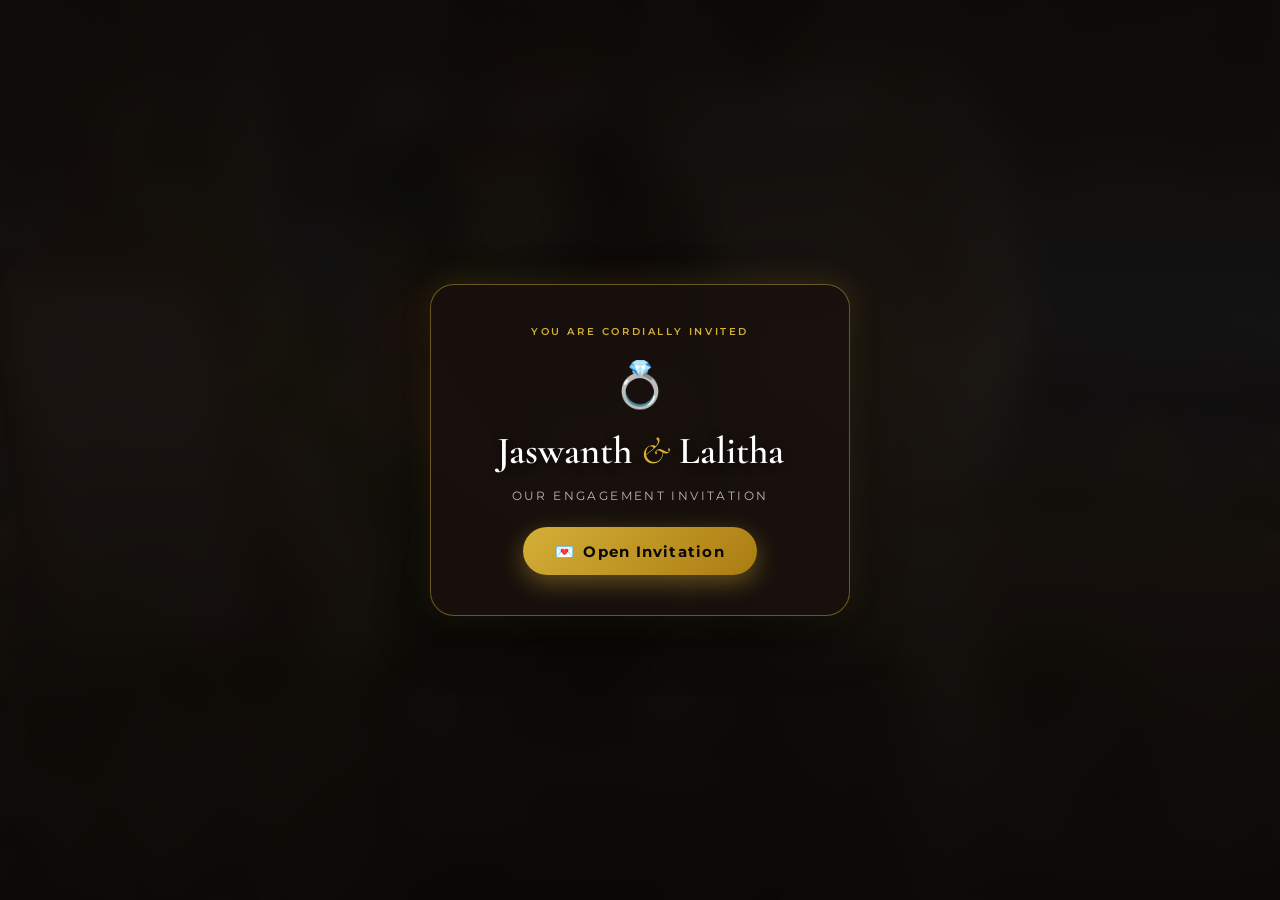
<file: index.html>
<!DOCTYPE html>
<html lang="en">
<head>
  <meta charset="UTF-8">
  <meta name="viewport" content="width=device-width, initial-scale=1.0, maximum-scale=5.0, viewport-fit=cover">
  
  <!-- SEO & Social Media Link Preview (WhatsApp / iMessage / OpenGraph) -->
  <title>Engagement Invitation — Jaswanth & Lalitha | 12 October 2026</title>
  <meta name="title" content="Engagement Invitation — Jaswanth & Lalitha | 12 October 2026">
  <meta name="description" content="With joyful hearts, you are cordially invited to celebrate the engagement of Jaswanth and Lalitha on 12 October 2026 at HOTEL V PRIDE, Visakhapatnam. Lunch available from 12:00 PM.">

  <!-- Open Graph / WhatsApp Metadata -->
  <meta property="og:type" content="website">
  <meta property="og:url" content="https://jaswanthn29.github.io/EngagementInvitation/">
  <meta property="og:title" content="Engagement Invitation — Jaswanth & Lalitha">
  <meta property="og:description" content="🗓 Date: 12 October 2026 | ⏰ Time: 9:30 AM | 📍 Venue: HOTEL V PRIDE, Visakhapatnam | 🍽️ Lunch follows from 12:00 PM">
  <meta property="og:image" content="https://jaswanthn29.github.io/EngagementInvitation/images/image.png">
  <meta property="og:image:width" content="1200">
  <meta property="og:image:height" content="630">

  <!-- Twitter Card -->
  <meta property="twitter:card" content="summary_large_image">
  <meta property="twitter:url" content="https://jaswanthn29.github.io/EngagementInvitation/">
  <meta property="twitter:title" content="Engagement Invitation — Jaswanth & Lalitha">
  <meta property="twitter:description" content="🗓 Date: 12 October 2026 | ⏰ Time: 9:30 AM | 📍 Venue: HOTEL V PRIDE, Visakhapatnam | 🍽️ Lunch follows from 12:00 PM">
  <meta property="twitter:image" content="https://jaswanthn29.github.io/EngagementInvitation/images/image.png">

  <!-- Favicon -->
  <link rel="icon" href="data:image/svg+xml,<svg xmlns=%22http://www.w3.org/2000/svg%22 viewBox=%220 0 100 100%22><text y=%22.9em%22 font-size=%2290%22>💍</text></svg>">

  <!-- Stylesheet -->
  <link rel="stylesheet" href="css/style.css?v=1.1">
</head>
<body class="fullscreen-page">

  <!-- Welcome / Tap to Open Invitation Overlay -->
  <div id="welcome-overlay" class="welcome-overlay">
    <div class="welcome-card">
      <div class="welcome-badge">YOU ARE CORDIALLY INVITED</div>
      <div class="welcome-ring">💍</div>
      <h2 class="welcome-names">Jaswanth <span class="ampersand">&</span> Lalitha</h2>
      <p class="welcome-event">OUR ENGAGEMENT INVITATION</p>
      <button id="open-invitation-btn" class="open-invitation-btn" aria-label="Open Invitation">
        <span class="btn-icon">💌</span> Open Invitation
      </button>
    </div>
  </div>

  <!-- Background Music Audio -->
  <audio id="bg-music" src="images/Song.mp3" loop preload="auto" autoplay></audio>

  <!-- Floating Music Toggle Control -->
  <button id="music-toggle" class="music-toggle-btn" aria-label="Toggle Audio" title="Mute/Unmute Music">
    <span class="music-icon">🎵</span>
  </button>

  <!-- Fullscreen Background Photo & Video -->
  <div class="fullscreen-bg">
    <img src="images/image.png" alt="Jaswanth & Lalitha Engagement Photo" id="bg-image">

    <!-- Engagement Video (Plays after 7 seconds) -->
    <video muted playsinline id="bg-video" preload="auto">
      <source src="images/engagmentvideo.MP4" type="video/mp4">
    </video>

    <div class="bg-gradient-overlay" id="bg-overlay"></div>
  </div>

  <!-- Main Content Overlay -->
  <main class="fullscreen-content">
    
    <!-- Top Branding & Names -->
    <header class="fullscreen-header fade-up">
      <div class="badge">✨ OUR ENGAGEMENT INVITATION</div>
      <h1 class="names">
        Jaswanth <span class="ampersand">&</span> Lalitha
      </h1>
      <p class="tagline">"Two Hearts, One Beautiful Journey"</p>
    </header>

    <!-- Bottom Glassmorphism Info Card -->
    <footer class="fullscreen-footer fade-up">
      <!-- Event Info Grid -->
      <div class="info-grid">
        <div class="info-item">
          <span class="icon">📅</span>
          <div>
            <span class="label">Date</span>
            <strong class="val">12 October 2026</strong>
          </div>
        </div>

        <div class="info-item">
          <span class="icon">⏰</span>
          <div>
            <span class="label">Time</span>
            <strong class="val">9:30 AM</strong>
          </div>
        </div>

        <div class="info-item full-width">
          <span class="icon">📍</span>
          <div>
            <span class="label">Venue</span>
            <strong class="val">HOTEL V PRIDE, Visakhapatnam</strong>
            <small class="subval">Opp. BSNL Office, Lalitha Colony, Daba Gardens, Ram Nagar</small>
          </div>
        </div>

        <div class="info-item full-width">
          <span class="icon">🍽️</span>
          <div>
            <span class="label">Hospitality</span>
            <strong class="val">Lunch follows from 12:00 PM</strong>
          </div>
        </div>
      </div>

      <div class="footer-emblem">
        <span>WE CAN'T WAIT TO CELEBRATE WITH YOU</span>
      </div>
    </footer>

  </main>

  <script src="js/script.js"></script>
</body>
</html>
</file>
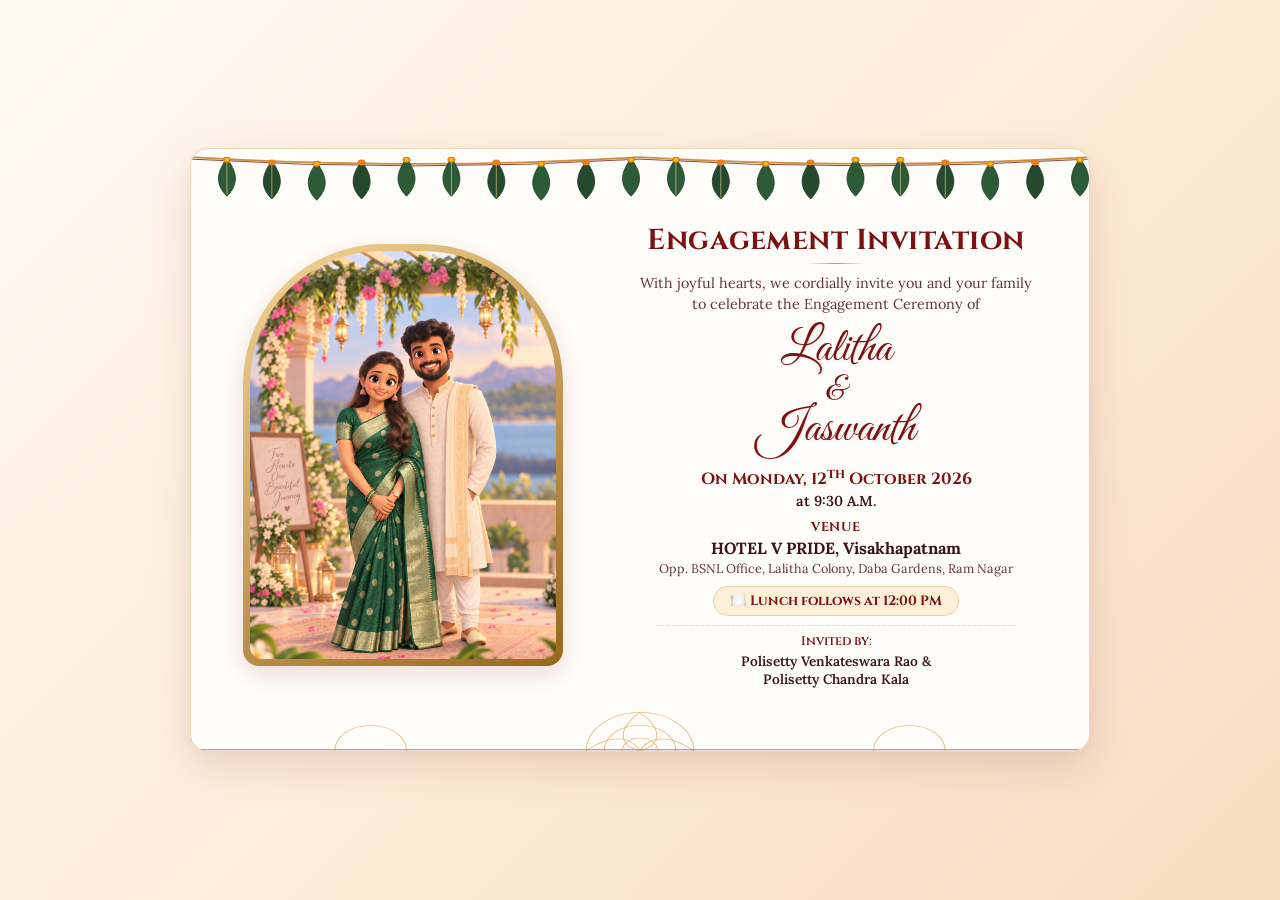
<file: card-lalitha.html>
<!DOCTYPE html>
<html lang="en">

<head>
  <meta charset="UTF-8">
  <meta name="viewport" content="width=device-width, initial-scale=1.0, maximum-scale=5.0, viewport-fit=cover">

  <!-- SEO & WhatsApp / iMessage Preview -->
  <title>Engagement Invitation — Lalitha & Jaswanth | 12 October 2026</title>
  <meta name="title" content="Engagement Invitation — Lalitha & Jaswanth | 12 October 2026">
  <meta name="description"
    content="With joyful hearts, you are cordially invited to celebrate the engagement of Lalitha & Jaswanth on Monday, 12th October 2026 at HOTEL V PRIDE, Visakhapatnam. Lunch follows from 12:00 PM.">

  <!-- Open Graph Metadata -->
  <meta property="og:type" content="website">
  <meta property="og:url" content="https://jaswanthn29.github.io/EngagementInvitation/card-lalitha.html">
  <meta property="og:title" content="Engagement Invitation — Lalitha & Jaswanth">
  <meta property="og:description"
    content="🗓 Date: Monday, 12th October 2026 | ⏰ Time: 9:30 AM | 📍 Venue: HOTEL V PRIDE, Visakhapatnam | 🍽️ Lunch follows from 12:00 PM">
  <meta property="og:image" content="https://jaswanthn29.github.io/EngagementInvitation/images/image.png">

  <!-- Favicon -->
  <link rel="icon"
    href="data:image/svg+xml,<svg xmlns=%22http://www.w3.org/2000/svg%22 viewBox=%220 0 100 100%22><text y=%22.9em%22 font-size=%2290%22>💍</text></svg>">

  <!-- Stylesheet -->
  <link rel="stylesheet" href="css/card.css?v=1.1">
</head>

<body>

  <main class="invitation-card">

    <!-- Decorative Top Mango Leaf Toran (SVG) -->
    <div class="toran-banner" aria-hidden="true">
      <svg class="toran-svg" viewBox="0 0 1000 80" preserveAspectRatio="none" xmlns="http://www.w3.org/2000/svg">
        <path d="M 0 12 Q 250 32 500 12 Q 750 32 1000 12" stroke="#C9923B" stroke-width="2.5" fill="none" />
        <path d="M 0 15 Q 250 35 500 15 Q 750 35 1000 15" stroke="#7B1113" stroke-width="1" fill="none" />

        <g id="toran-unit">
          <!-- Mango Leaves -->
          <path d="M 40 14 C 30 32 25 50 40 70 C 55 50 50 32 40 14 Z" fill="#2D5A37" stroke="#1E3E25"
            stroke-width="1" />
          <path d="M 40 14 Q 40 45 40 68" stroke="#F5D697" stroke-width="0.75" fill="none" />
          <circle cx="40" cy="16" r="4.5" fill="#E67E22" />
          <circle cx="40" cy="16" r="2.5" fill="#F1C40F" />

          <path d="M 90 18 C 80 36 75 54 90 74 C 105 54 100 36 90 18 Z" fill="#24492D" stroke="#1A3420"
            stroke-width="1" />
          <path d="M 90 18 Q 90 48 90 72" stroke="#F5D697" stroke-width="0.75" fill="none" />
          <circle cx="90" cy="20" r="4.5" fill="#E67E22" />

          <path d="M 140 20 C 130 38 125 56 140 76 C 155 56 150 38 140 20 Z" fill="#2D5A37" stroke="#1E3E25"
            stroke-width="1" />
          <circle cx="140" cy="22" r="4.5" fill="#E67E22" />
          <circle cx="140" cy="22" r="2.5" fill="#F1C40F" />

          <path d="M 190 18 C 180 36 175 54 190 74 C 205 54 200 36 190 18 Z" fill="#24492D" stroke="#1A3420"
            stroke-width="1" />
          <circle cx="190" cy="20" r="4.5" fill="#E67E22" />

          <path d="M 240 14 C 230 32 225 50 240 70 C 255 50 250 32 240 14 Z" fill="#2D5A37" stroke="#1E3E25"
            stroke-width="1" />
          <circle cx="240" cy="16" r="4.5" fill="#E67E22" />
          <circle cx="240" cy="16" r="2.5" fill="#F1C40F" />
        </g>

        <use href="#toran-unit" x="250" />
        <use href="#toran-unit" x="500" />
        <use href="#toran-unit" x="750" />
      </svg>
    </div>

    <!-- Main Content Body -->
    <div class="card-content">

      <!-- Photo Column (using image.png) -->
      <div class="image-column">
        <div class="photo-frame">
          <img src="images/image.png" alt="Lalitha & Jaswanth Engagement Photo" class="couple-photo">
        </div>
      </div>

      <!-- Invitation Details Column -->
      <div class="details-column">

        <h1 class="main-title">Engagement Invitation</h1>

        <p class="invitation-message">
          With joyful hearts, we cordially invite you and your family to celebrate the Engagement Ceremony of
        </p>

        <!-- Couple Names (Lalitha 1st, then Jaswanth) -->
        <div class="couple-names">
          <div class="name">Lalitha</div>
          <div class="ampersand">&</div>
          <div class="name">Jaswanth</div>
        </div>

        <!-- Date & Time -->
        <div class="date-time-box">
          <div class="event-date">On Monday, 12<sup>th</sup> October 2026</div>
          <div class="event-time">at 9:30 A.M.</div>
        </div>

        <!-- Venue -->
        <div class="venue-box">
          <div class="venue-label">Venue</div>
          <div class="venue-title">HOTEL V PRIDE, Visakhapatnam</div>
          <div class="venue-address">
            Opp. BSNL Office, Lalitha Colony, Daba Gardens, Ram Nagar
          </div>
        </div>

        <!-- Lunch Note -->
        <div class="lunch-pill">
          🍽️ Lunch follows at 12:00 PM
        </div>

        <!-- Host Section -->
        <div class="host-box">
          <div class="host-label">Invited by:</div>
          <div class="host-names">
            Polisetty Venkateswara Rao &<br>
            Polisetty Chandra Kala
          </div>
        </div>

      </div>

    </div>

    <!-- Bottom Floor Rangoli Banner (SVG) -->
    <div class="rangoli-banner" aria-hidden="true">
      <svg class="rangoli-svg" viewBox="0 0 1000 70" preserveAspectRatio="none" xmlns="http://www.w3.org/2000/svg">
        <g stroke="#C9923B" stroke-width="1.2" fill="none" opacity="0.75">
          <circle cx="500" cy="70" r="60" />
          <circle cx="500" cy="70" r="40" />
          <circle cx="500" cy="70" r="20" />
          <path d="M 500 10 C 475 35 475 60 500 70 C 525 60 525 35 500 10 Z" />
          <path d="M 440 70 C 465 45 490 45 500 70 C 490 95 465 95 440 70 Z" />
          <path d="M 560 70 C 535 45 510 45 500 70 C 510 95 535 95 560 70 Z" />

          <circle cx="200" cy="70" r="40" />
          <circle cx="800" cy="70" r="40" />
          <line x1="0" y1="68" x2="1000" y2="68" stroke="#7B1113" stroke-width="1.5" />
        </g>
      </svg>
    </div>

  </main>

</body>

</html>
</file>
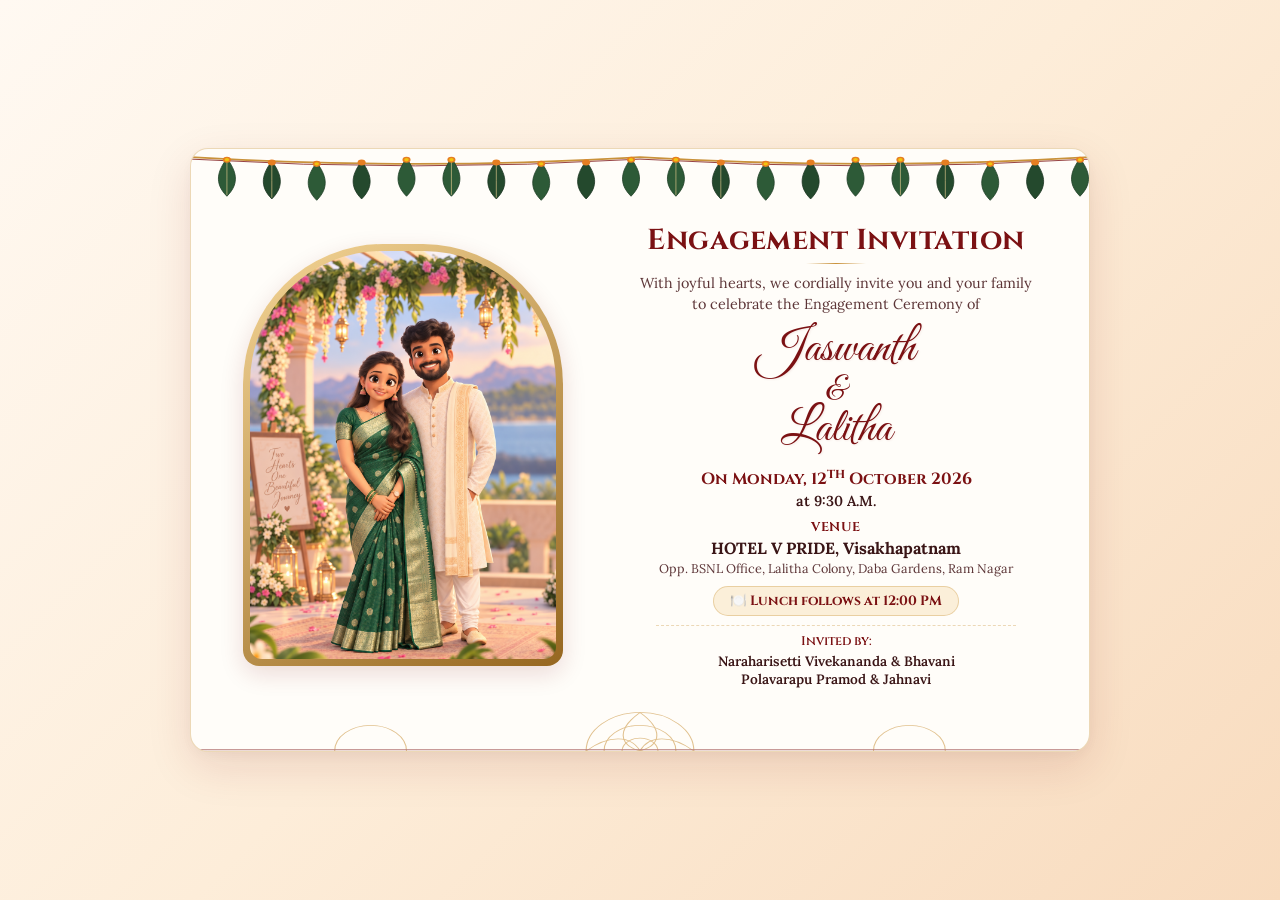
<file: card.html>
<!DOCTYPE html>
<html lang="en">

<head>
  <meta charset="UTF-8">
  <meta name="viewport" content="width=device-width, initial-scale=1.0, maximum-scale=5.0, viewport-fit=cover">

  <!-- SEO & WhatsApp / iMessage Preview -->
  <title>Engagement Invitation — Jaswanth & Lalitha | 12 October 2026</title>
  <meta name="title" content="Engagement Invitation — Jaswanth & Lalitha | 12 October 2026">
  <meta name="description"
    content="With joyful hearts, you are cordially invited to celebrate the engagement of Jaswanth & Lalitha on Monday, 12th October 2026 at HOTEL V PRIDE, Visakhapatnam. Lunch available from 12:00 PM.">

  <!-- Open Graph Metadata -->
  <meta property="og:type" content="website">
  <meta property="og:url" content="https://jaswanthn29.github.io/EngagementInvitation/card.html">
  <meta property="og:title" content="Engagement Invitation — Jaswanth & Lalitha">
  <meta property="og:description"
    content="🗓 Date: Monday, 12th October 2026 | ⏰ Time: 9:30 AM | 📍 Venue: HOTEL V PRIDE, Visakhapatnam | 🍽️ Lunch follows from 12:00 PM">
  <meta property="og:image" content="https://jaswanthn29.github.io/EngagementInvitation/images/image.png">

  <!-- Favicon -->
  <link rel="icon"
    href="data:image/svg+xml,<svg xmlns=%22http://www.w3.org/2000/svg%22 viewBox=%220 0 100 100%22><text y=%22.9em%22 font-size=%2290%22>💍</text></svg>">

  <!-- Stylesheet -->
  <link rel="stylesheet" href="css/card.css?v=1.1">
</head>

<body>

  <main class="invitation-card">

    <!-- Decorative Top Mango Leaf Toran (SVG) -->
    <div class="toran-banner" aria-hidden="true">
      <svg class="toran-svg" viewBox="0 0 1000 80" preserveAspectRatio="none" xmlns="http://www.w3.org/2000/svg">
        <path d="M 0 12 Q 250 32 500 12 Q 750 32 1000 12" stroke="#C9923B" stroke-width="2.5" fill="none" />
        <path d="M 0 15 Q 250 35 500 15 Q 750 35 1000 15" stroke="#7B1113" stroke-width="1" fill="none" />

        <g id="toran-unit">
          <!-- Mango Leaves -->
          <path d="M 40 14 C 30 32 25 50 40 70 C 55 50 50 32 40 14 Z" fill="#2D5A37" stroke="#1E3E25"
            stroke-width="1" />
          <path d="M 40 14 Q 40 45 40 68" stroke="#F5D697" stroke-width="0.75" fill="none" />
          <circle cx="40" cy="16" r="4.5" fill="#E67E22" />
          <circle cx="40" cy="16" r="2.5" fill="#F1C40F" />

          <path d="M 90 18 C 80 36 75 54 90 74 C 105 54 100 36 90 18 Z" fill="#24492D" stroke="#1A3420"
            stroke-width="1" />
          <path d="M 90 18 Q 90 48 90 72" stroke="#F5D697" stroke-width="0.75" fill="none" />
          <circle cx="90" cy="20" r="4.5" fill="#E67E22" />

          <path d="M 140 20 C 130 38 125 56 140 76 C 155 56 150 38 140 20 Z" fill="#2D5A37" stroke="#1E3E25"
            stroke-width="1" />
          <circle cx="140" cy="22" r="4.5" fill="#E67E22" />
          <circle cx="140" cy="22" r="2.5" fill="#F1C40F" />

          <path d="M 190 18 C 180 36 175 54 190 74 C 205 54 200 36 190 18 Z" fill="#24492D" stroke="#1A3420"
            stroke-width="1" />
          <circle cx="190" cy="20" r="4.5" fill="#E67E22" />

          <path d="M 240 14 C 230 32 225 50 240 70 C 255 50 250 32 240 14 Z" fill="#2D5A37" stroke="#1E3E25"
            stroke-width="1" />
          <circle cx="240" cy="16" r="4.5" fill="#E67E22" />
          <circle cx="240" cy="16" r="2.5" fill="#F1C40F" />
        </g>

        <use href="#toran-unit" x="250" />
        <use href="#toran-unit" x="500" />
        <use href="#toran-unit" x="750" />
      </svg>
    </div>

    <!-- Main Content Body -->
    <div class="card-content">

      <!-- Photo Column (using image.png) -->
      <div class="image-column">
        <div class="photo-frame">
          <img src="images/image.png" alt="Jaswanth & Lalitha Engagement Photo" class="couple-photo">
        </div>
      </div>

      <!-- Invitation Details Column -->
      <div class="details-column">

        <h1 class="main-title">Engagement Invitation</h1>

        <p class="invitation-message">
          With joyful hearts, we cordially invite you and your family to celebrate the Engagement Ceremony of
        </p>

        <!-- Couple Names -->
        <div class="couple-names">
          <div class="name">Jaswanth</div>
          <div class="ampersand">&</div>
          <div class="name">Lalitha</div>
        </div>

        <!-- Date & Time -->
        <div class="date-time-box">
          <div class="event-date">On Monday, 12<sup>th</sup> October 2026</div>
          <div class="event-time">at 9:30 A.M.</div>
        </div>

        <!-- Venue -->
        <div class="venue-box">
          <div class="venue-label">Venue</div>
          <div class="venue-title">HOTEL V PRIDE, Visakhapatnam</div>
          <div class="venue-address">
            Opp. BSNL Office, Lalitha Colony, Daba Gardens, Ram Nagar
          </div>
        </div>

        <!-- Lunch Note -->
        <div class="lunch-pill">
          🍽️ Lunch follows at 12:00 PM
        </div>

        <!-- Host Section -->
        <div class="host-box">
          <div class="host-label">Invited by:</div>
          <div class="host-names">
            Naraharisetti Vivekananda & Bhavani<br>
            Polavarapu Pramod & Jahnavi
          </div>
        </div>

      </div>

    </div>

    <!-- Bottom Floor Rangoli Banner (SVG) -->
    <div class="rangoli-banner" aria-hidden="true">
      <svg class="rangoli-svg" viewBox="0 0 1000 70" preserveAspectRatio="none" xmlns="http://www.w3.org/2000/svg">
        <g stroke="#C9923B" stroke-width="1.2" fill="none" opacity="0.75">
          <circle cx="500" cy="70" r="60" />
          <circle cx="500" cy="70" r="40" />
          <circle cx="500" cy="70" r="20" />
          <path d="M 500 10 C 475 35 475 60 500 70 C 525 60 525 35 500 10 Z" />
          <path d="M 440 70 C 465 45 490 45 500 70 C 490 95 465 95 440 70 Z" />
          <path d="M 560 70 C 535 45 510 45 500 70 C 510 95 535 95 560 70 Z" />

          <circle cx="200" cy="70" r="40" />
          <circle cx="800" cy="70" r="40" />
          <line x1="0" y1="68" x2="1000" y2="68" stroke="#7B1113" stroke-width="1.5" />
        </g>
      </svg>
    </div>

  </main>

</body>

</html>
</file>
<file: css/style.css>
/* -------------------------------------------------------------------------- */
/*  ENGAGEMENT INVITATION — FULLSCREEN PHOTO BACKGROUND DESIGN                */
/*  Couple: Lalitha & Jaswanth                                                */
/* -------------------------------------------------------------------------- */

@import url('https://fonts.googleapis.com/css2?family=Cormorant+Garamond:ital,wght@0,400;0,500;0,600;0,700;1,400;1,600&family=Montserrat:wght@300;400;500;600;700&display=swap');

*, *::before, *::after {
  box-sizing: border-box;
  margin: 0;
  padding: 0;
}

html, body {
  width: 100%;
  height: 100%;
  overflow: hidden;
  font-family: 'Montserrat', -apple-system, BlinkMacSystemFont, sans-serif;
  background-color: #000000;
  color: #FFFFFF;
  -webkit-font-smoothing: antialiased;
}

/* Floating Music Toggle Control */
.music-toggle-btn {
  position: fixed;
  top: 1.25rem;
  right: 1.25rem;
  z-index: 100;
  width: 44px;
  height: 44px;
  border-radius: 50%;
  background: rgba(25, 18, 14, 0.65);
  border: 1px solid rgba(212, 175, 55, 0.5);
  color: #FFFFFF;
  display: flex;
  align-items: center;
  justify-content: center;
  font-size: 1.2rem;
  cursor: pointer;
  backdrop-filter: blur(8px);
  -webkit-backdrop-filter: blur(8px);
  box-shadow: 0 4px 15px rgba(0, 0, 0, 0.3);
  transition: transform 0.2s ease, background-color 0.2s ease, opacity 0.3s ease;
}

.music-toggle-btn:hover {
  transform: scale(1.1);
  background: rgba(212, 175, 55, 0.4);
}

.music-toggle-btn.playing .music-icon {
  animation: pulseMusic 1.5s infinite ease-in-out;
}

@keyframes pulseMusic {
  0%, 100% { transform: scale(1); }
  50% { transform: scale(1.2); }
}

/* Background Image, Video & Vignette */
.fullscreen-bg {
  position: absolute;
  inset: 0;
  z-index: 1;
  overflow: hidden;
}

.fullscreen-bg img,
.fullscreen-bg video {
  position: absolute;
  inset: 0;
  width: 100%;
  height: 100%;
  object-fit: cover;
  object-position: center center;
}

.fullscreen-bg img {
  z-index: 1;
  opacity: 1;
  transition: opacity 0.8s ease;
}

.fullscreen-bg video {
  z-index: 2;
  opacity: 0;
  pointer-events: none;
  transition: opacity 0.8s ease;
}

.fullscreen-bg video.playing {
  opacity: 1;
  pointer-events: auto;
  z-index: 4;
}

.bg-gradient-overlay {
  position: absolute;
  inset: 0;
  z-index: 3;
  background: linear-gradient(
    180deg, 
    rgba(15, 10, 8, 0.75) 0%, 
    rgba(15, 10, 8, 0.1) 40%, 
    rgba(15, 10, 8, 0.85) 100%
  );
  pointer-events: none;
  transition: opacity 0.8s ease;
}

.bg-gradient-overlay.hidden-overlay {
  opacity: 0;
}

/* Content Container Overlay */
.fullscreen-content {
  position: relative;
  z-index: 10;
  width: 100%;
  height: 100%;
  display: flex;
  flex-direction: column;
  justify-content: space-between;
  align-items: center;
  padding: 1.5rem 1.25rem 1rem;
  text-align: center;
  transition: opacity 0.8s cubic-bezier(0.16, 1, 0.3, 1), transform 0.8s cubic-bezier(0.16, 1, 0.3, 1);
}

.fullscreen-content.fade-out {
  opacity: 0;
  pointer-events: none;
  transform: scale(0.96);
}

.fullscreen-content.fade-in-return {
  opacity: 1;
  pointer-events: auto;
  transform: scale(1);
  animation: contentReturn 0.9s cubic-bezier(0.16, 1, 0.3, 1) forwards;
}

@keyframes contentReturn {
  0% { opacity: 0; transform: translateY(20px) scale(0.96); }
  100% { opacity: 1; transform: translateY(0) scale(1); }
}

/* Header Branding */
.fullscreen-header {
  width: 100%;
  max-width: 600px;
  margin-top: 0.5rem;
}

.fullscreen-header .badge {
  display: inline-block;
  font-size: 0.7rem;
  font-weight: 600;
  letter-spacing: 0.22em;
  text-transform: uppercase;
  color: #D4AF37;
  background: rgba(20, 15, 12, 0.45);
  border: 1px solid rgba(212, 175, 55, 0.4);
  backdrop-filter: blur(8px);
  -webkit-backdrop-filter: blur(8px);
  padding: 0.35rem 1.15rem;
  border-radius: 50px;
  margin-bottom: 0.5rem;
  box-shadow: 0 4px 12px rgba(0, 0, 0, 0.3);
}

.fullscreen-header .names {
  font-family: 'Cormorant Garamond', Georgia, serif;
  font-size: clamp(2.5rem, 8vw, 4.2rem);
  font-weight: 700;
  color: #FFFFFF;
  line-height: 1.05;
  text-shadow: 0 4px 18px rgba(0, 0, 0, 0.7);
}

.fullscreen-header .names .ampersand {
  color: #D4AF37;
  font-style: italic;
  font-weight: 400;
  padding: 0 0.15em;
}

.fullscreen-header .tagline {
  font-family: 'Cormorant Garamond', Georgia, serif;
  font-style: italic;
  font-size: clamp(1.05rem, 3.5vw, 1.4rem);
  color: #F4E8CE;
  margin-top: 0.35rem;
  text-shadow: 0 2px 10px rgba(0, 0, 0, 0.8);
}

/* Bottom Glassmorphism Footer Box */
.fullscreen-footer {
  width: 100%;
  max-width: 520px;
  background: rgba(25, 18, 14, 0.78);
  backdrop-filter: blur(18px);
  -webkit-backdrop-filter: blur(18px);
  border-radius: 20px;
  border: 1px solid rgba(212, 175, 55, 0.35);
  padding: 1.15rem 1.25rem 0.85rem;
  box-shadow: 0 16px 40px rgba(0, 0, 0, 0.5), 0 0 20px rgba(212, 175, 55, 0.15);
  display: flex;
  flex-direction: column;
  gap: 0.65rem;
  margin-bottom: 0.25rem;
}

/* Event Details Grid */
.info-grid {
  width: 100%;
  display: grid;
  grid-template-columns: 1fr 1fr;
  gap: 0.5rem;
  text-align: left;
  background: rgba(255, 255, 255, 0.05);
  padding: 0.75rem 0.85rem;
  border-radius: 12px;
  border: 1px solid rgba(212, 175, 55, 0.2);
}

.info-item {
  display: flex;
  align-items: center;
  gap: 0.5rem;
}

.info-item.full-width {
  grid-column: span 2;
  border-top: 1px dashed rgba(255, 255, 255, 0.15);
  padding-top: 0.4rem;
  margin-top: 0.15rem;
}

.info-item .icon {
  font-size: 1.1rem;
}

.info-item .label {
  display: block;
  font-size: 0.625rem;
  text-transform: uppercase;
  letter-spacing: 0.15em;
  color: #D4AF37;
  font-weight: 600;
}

.info-item .val {
  font-family: 'Cormorant Garamond', Georgia, serif;
  font-size: 1rem;
  font-weight: 600;
  color: #FFFFFF;
  display: block;
  line-height: 1.15;
}

.info-item .subval {
  font-size: 0.7rem;
  color: rgba(255, 255, 255, 0.7);
  display: block;
  line-height: 1.1;
  margin-top: 0.1rem;
}

/* Footer Emblem */
.footer-emblem {
  font-size: 0.58rem;
  letter-spacing: 0.15em;
  color: rgba(255, 255, 255, 0.65);
  text-transform: uppercase;
  font-weight: 500;
}

/* Small Screens Override */
@media (max-height: 660px), (max-width: 380px) {
  .fullscreen-header .names {
    font-size: 2.2rem;
  }
  .fullscreen-header .tagline {
    font-size: 0.95rem;
  }
  .fullscreen-footer {
    padding: 0.85rem 1rem 0.65rem;
    gap: 0.5rem;
  }
  .info-grid {
    padding: 0.5rem 0.65rem;
  }
  .info-item .val {
    font-size: 0.9rem;
  }
}

/* Welcome / Tap to Open Invitation Overlay */
.welcome-overlay {
  position: fixed;
  inset: 0;
  z-index: 1000;
  background: rgba(10, 8, 6, 0.92);
  backdrop-filter: blur(20px);
  -webkit-backdrop-filter: blur(20px);
  display: flex;
  align-items: center;
  justify-content: center;
  padding: 1.5rem;
  transition: opacity 0.6s ease, visibility 0.6s ease;
}

.welcome-overlay.hidden-welcome {
  opacity: 0;
  visibility: hidden;
  pointer-events: none;
}

.welcome-card {
  text-align: center;
  max-width: 420px;
  width: 100%;
  background: rgba(25, 18, 14, 0.88);
  border: 1px solid rgba(212, 175, 55, 0.45);
  border-radius: 24px;
  padding: 2.5rem 1.75rem;
  box-shadow: 0 20px 50px rgba(0, 0, 0, 0.7), 0 0 30px rgba(212, 175, 55, 0.2);
  display: flex;
  flex-direction: column;
  align-items: center;
  gap: 1rem;
  animation: welcomePop 0.8s cubic-bezier(0.16, 1, 0.3, 1) forwards;
}

@keyframes welcomePop {
  0% { transform: scale(0.9); opacity: 0; }
  100% { transform: scale(1); opacity: 1; }
}

.welcome-badge {
  font-size: 0.65rem;
  text-transform: uppercase;
  letter-spacing: 0.25em;
  color: #D4AF37;
  font-weight: 600;
}

.welcome-ring {
  font-size: 2.8rem;
  margin: 0.2rem 0;
  animation: ringFloat 3s infinite ease-in-out;
}

@keyframes ringFloat {
  0%, 100% { transform: translateY(0); }
  50% { transform: translateY(-6px); }
}

.welcome-names {
  font-family: 'Cormorant Garamond', Georgia, serif;
  font-size: 2.4rem;
  font-weight: 600;
  color: #FFFFFF;
  line-height: 1.1;
  text-shadow: 0 2px 10px rgba(0,0,0,0.5);
}

.welcome-names .ampersand {
  font-style: italic;
  color: #D4AF37;
  font-weight: 400;
}

.welcome-event {
  font-size: 0.75rem;
  letter-spacing: 0.2em;
  color: rgba(255, 255, 255, 0.7);
  text-transform: uppercase;
}

.open-invitation-btn {
  margin-top: 0.5rem;
  background: linear-gradient(135deg, #D4AF37 0%, #AA7C11 100%);
  color: #0A0806;
  font-family: 'Montserrat', sans-serif;
  font-weight: 700;
  font-size: 0.95rem;
  letter-spacing: 0.08em;
  padding: 0.9rem 2rem;
  border-radius: 50px;
  border: none;
  cursor: pointer;
  box-shadow: 0 8px 25px rgba(212, 175, 55, 0.4);
  transition: transform 0.25s ease, box-shadow 0.25s ease, filter 0.2s ease;
  display: flex;
  align-items: center;
  gap: 0.5rem;
}

.open-invitation-btn:hover {
  transform: translateY(-2px) scale(1.03);
  box-shadow: 0 12px 30px rgba(212, 175, 55, 0.6);
  filter: brightness(1.1);
}

.open-invitation-btn:active {
  transform: translateY(0) scale(0.98);
}
</file>
<file: css/card.css>
/* ==========================================================================
   Jaswanth & Lalitha Engagement Invitation Card
   Theme: Traditional Warm Gold, Peach & Royal Maroon
   Single-Screen Viewport Fit
   ========================================================================== */

@import url('https://fonts.googleapis.com/css2?family=Cinzel:wght@500;600;700;800&family=Great+Vibes&family=Lora:ital,wght@0,400;0,500;0,600;1,400&family=Plus+Jakarta+Sans:wght@500;600;700&display=swap');

:root {
  --bg-start: #fff9f2;
  --bg-mid: #fdedd9;
  --bg-end: #f8dbbe;

  --maroon: #7b1113;
  --maroon-dark: #580a0c;
  
  --gold: #c9923b;
  --gold-light: #f5d697;
  --gold-dark: #966720;
  
  --text-dark: #3a1516;
  --text-sub: #5c3537;

  --font-heading: 'Cinzel', serif;
  --font-script: 'Great Vibes', cursive;
  --font-body: 'Lora', serif;
  --font-sans: 'Plus Jakarta Sans', sans-serif;
}

* {
  box-sizing: border-box;
  margin: 0;
  padding: 0;
  -webkit-tap-highlight-color: transparent;
}

html, body {
  width: 100%;
  height: 100%;
  height: 100dvh;
  overflow: hidden;
}

body {
  font-family: var(--font-body);
  background: linear-gradient(135deg, var(--bg-start) 0%, var(--bg-mid) 50%, var(--bg-end) 100%);
  color: var(--text-dark);
  display: flex;
  justify-content: center;
  align-items: center;
  padding: clamp(8px, 2vh, 16px) clamp(8px, 2vw, 16px);
  position: relative;
}

/* Background Texture */
body::before {
  content: '';
  position: fixed;
  top: 0;
  left: 0;
  width: 100%;
  height: 100%;
  background-image: radial-gradient(var(--gold) 0.65px, transparent 0.65px);
  background-size: 22px 22px;
  opacity: 0.14;
  pointer-events: none;
  z-index: 0;
}

/* Outer Card Container */
.invitation-card {
  position: relative;
  z-index: 1;
  width: 100%;
  max-width: 900px;
  max-height: calc(100dvh - 20px);
  background: #fffdf9;
  border-radius: clamp(12px, 2vh, 20px);
  box-shadow: 0 15px 45px rgba(123, 17, 19, 0.12), 0 4px 15px rgba(0, 0, 0, 0.04);
  border: 1.5px solid rgba(201, 146, 59, 0.35);
  overflow: hidden;
  display: flex;
  flex-direction: column;
  justify-content: space-between;
}

/* Top Mango Leaf Toran Banner */
.toran-banner {
  width: 100%;
  line-height: 0;
  background: transparent;
  flex-shrink: 0;
}

.toran-svg {
  width: 100%;
  height: auto;
  max-height: clamp(35px, 6vh, 70px);
}

/* Card Content Grid */
.card-content {
  display: grid;
  grid-template-columns: 0.9fr 1.1fr;
  padding: clamp(10px, 2vh, 20px) clamp(16px, 3vw, 28px);
  gap: clamp(12px, 2vw, 24px);
  align-items: center;
  flex: 1 1 auto;
  overflow: hidden;
}

/* Image Frame Container */
.image-column {
  display: flex;
  justify-content: center;
  align-items: center;
  height: 100%;
}

.photo-frame {
  position: relative;
  width: 100%;
  max-width: clamp(180px, 38vh, 320px);
  max-height: 52vh;
  border-radius: 140px 140px 16px 16px;
  padding: clamp(4px, 0.8vh, 7px);
  background: linear-gradient(145deg, var(--gold-light), var(--gold-dark));
  box-shadow: 0 8px 24px rgba(123, 17, 19, 0.14);
}

.photo-frame::before {
  content: '';
  position: absolute;
  inset: 3px;
  border-radius: 136px 136px 14px 14px;
  border: 1.2px stroke rgba(255, 255, 255, 0.8);
  pointer-events: none;
  z-index: 2;
}

.couple-photo {
  width: 100%;
  height: 100%;
  max-height: calc(52vh - 12px);
  aspect-ratio: 3 / 4;
  object-fit: cover;
  object-position: center top;
  border-radius: 132px 132px 12px 12px;
  display: block;
}

/* Details Column */
.details-column {
  display: flex;
  flex-direction: column;
  align-items: center;
  text-align: center;
  justify-content: center;
}

.main-title {
  font-family: var(--font-heading);
  font-size: clamp(1.4rem, 3.2vh, 2rem);
  font-weight: 700;
  color: var(--maroon);
  letter-spacing: 0.5px;
  margin-bottom: clamp(4px, 1vh, 10px);
  position: relative;
  padding-bottom: clamp(2px, 0.5vh, 6px);
}

.main-title::after {
  content: '';
  position: absolute;
  bottom: 0;
  left: 50%;
  transform: translateX(-50%);
  width: 60px;
  height: 1.8px;
  background: linear-gradient(90deg, transparent, var(--gold), transparent);
}

.invitation-message {
  font-size: clamp(0.85rem, 1.6vh, 0.98rem);
  color: var(--text-sub);
  line-height: 1.4;
  max-width: 400px;
  margin-bottom: clamp(6px, 1vh, 12px);
}

/* Names Display */
.couple-names {
  margin: clamp(2px, 0.5vh, 6px) 0 clamp(6px, 1.2vh, 14px) 0;
  display: flex;
  flex-direction: column;
  align-items: center;
}

.name {
  font-family: var(--font-script);
  font-size: clamp(2.4rem, 5.2vh, 3.4rem);
  color: var(--maroon);
  line-height: 1;
  text-shadow: 1px 1px 2px rgba(123, 17, 19, 0.08);
}

.ampersand {
  font-family: var(--font-script);
  font-size: clamp(1.8rem, 3.6vh, 2.3rem);
  color: var(--maroon);
  margin: -4px 0;
}

/* Date & Time */
.date-time-box {
  margin-bottom: clamp(6px, 1vh, 12px);
}

.event-date {
  font-family: var(--font-heading);
  font-size: clamp(0.92rem, 1.8vh, 1.08rem);
  font-weight: 700;
  color: var(--maroon);
  margin-bottom: 2px;
}

.event-time {
  font-size: clamp(0.85rem, 1.6vh, 0.95rem);
  font-weight: 600;
  color: var(--text-dark);
}

/* Venue Section */
.venue-box {
  margin-bottom: clamp(6px, 1vh, 12px);
  max-width: 380px;
}

.venue-label {
  font-family: var(--font-heading);
  font-size: clamp(0.8rem, 1.4vh, 0.92rem);
  font-weight: 700;
  color: var(--maroon);
  margin-bottom: 2px;
  text-transform: uppercase;
  letter-spacing: 0.5px;
}

.venue-title {
  font-size: clamp(0.92rem, 1.8vh, 1.05rem);
  font-weight: 700;
  color: var(--text-dark);
  margin-bottom: 2px;
}

.venue-address {
  font-size: clamp(0.78rem, 1.4vh, 0.88rem);
  color: var(--text-sub);
  line-height: 1.35;
}

/* Lunch Pill */
.lunch-pill {
  font-family: var(--font-heading);
  font-size: clamp(0.8rem, 1.5vh, 0.92rem);
  font-weight: 700;
  color: var(--maroon);
  background: rgba(238, 200, 125, 0.25);
  padding: clamp(3px, 0.6vh, 5px) clamp(10px, 2vw, 16px);
  border-radius: 16px;
  border: 1px solid rgba(201, 146, 59, 0.35);
  display: inline-block;
  margin-bottom: clamp(6px, 1vh, 12px);
}

/* Host Section */
.host-box {
  border-top: 1px dashed rgba(201, 146, 59, 0.35);
  padding-top: clamp(4px, 0.8vh, 8px);
  width: 100%;
  max-width: 360px;
}

.host-label {
  font-family: var(--font-heading);
  font-size: clamp(0.78rem, 1.4vh, 0.88rem);
  font-weight: 600;
  color: var(--maroon);
  margin-bottom: 2px;
}

.host-names {
  font-size: clamp(0.85rem, 1.5vh, 0.95rem);
  font-weight: 600;
  color: var(--text-dark);
}

/* Floor Rangoli Footer Banner */
.rangoli-banner {
  width: 100%;
  line-height: 0;
  background: transparent;
  flex-shrink: 0;
}

.rangoli-svg {
  width: 100%;
  height: auto;
  max-height: clamp(30px, 5vh, 55px);
  opacity: 0.75;
}



/* Mobile Responsive Adjustments */
@media (max-width: 640px) {
  body {
    padding: 6px;
  }

  .invitation-card {
    border-radius: 14px;
    max-height: calc(100dvh - 12px);
  }

  .card-content {
    grid-template-columns: 1fr;
    padding: clamp(6px, 1.2vh, 12px) clamp(10px, 3vw, 16px);
    gap: clamp(6px, 1.2vh, 12px);
    justify-content: center;
  }

  .photo-frame {
    max-width: clamp(140px, 24vh, 220px);
    max-height: 26vh;
    border-radius: 100px 100px 12px 12px;
  }

  .couple-photo {
    max-height: calc(26vh - 8px);
    border-radius: 96px 96px 10px 10px;
  }

  .main-title {
    font-size: clamp(1.2rem, 2.6vh, 1.6rem);
    margin-bottom: clamp(2px, 0.4vh, 4px);
  }

  .invitation-message {
    font-size: clamp(0.78rem, 1.4vh, 0.88rem);
    margin-bottom: clamp(4px, 0.8vh, 6px);
  }

  .name {
    font-size: clamp(2.1rem, 4.2vh, 2.7rem);
  }

  .ampersand {
    font-size: clamp(1.5rem, 3vh, 1.9rem);
  }

  .event-date {
    font-size: clamp(0.85rem, 1.6vh, 0.95rem);
  }

  .venue-title {
    font-size: clamp(0.85rem, 1.6vh, 0.95rem);
  }

  .venue-address {
    font-size: clamp(0.72rem, 1.3vh, 0.82rem);
  }
}
</file>
